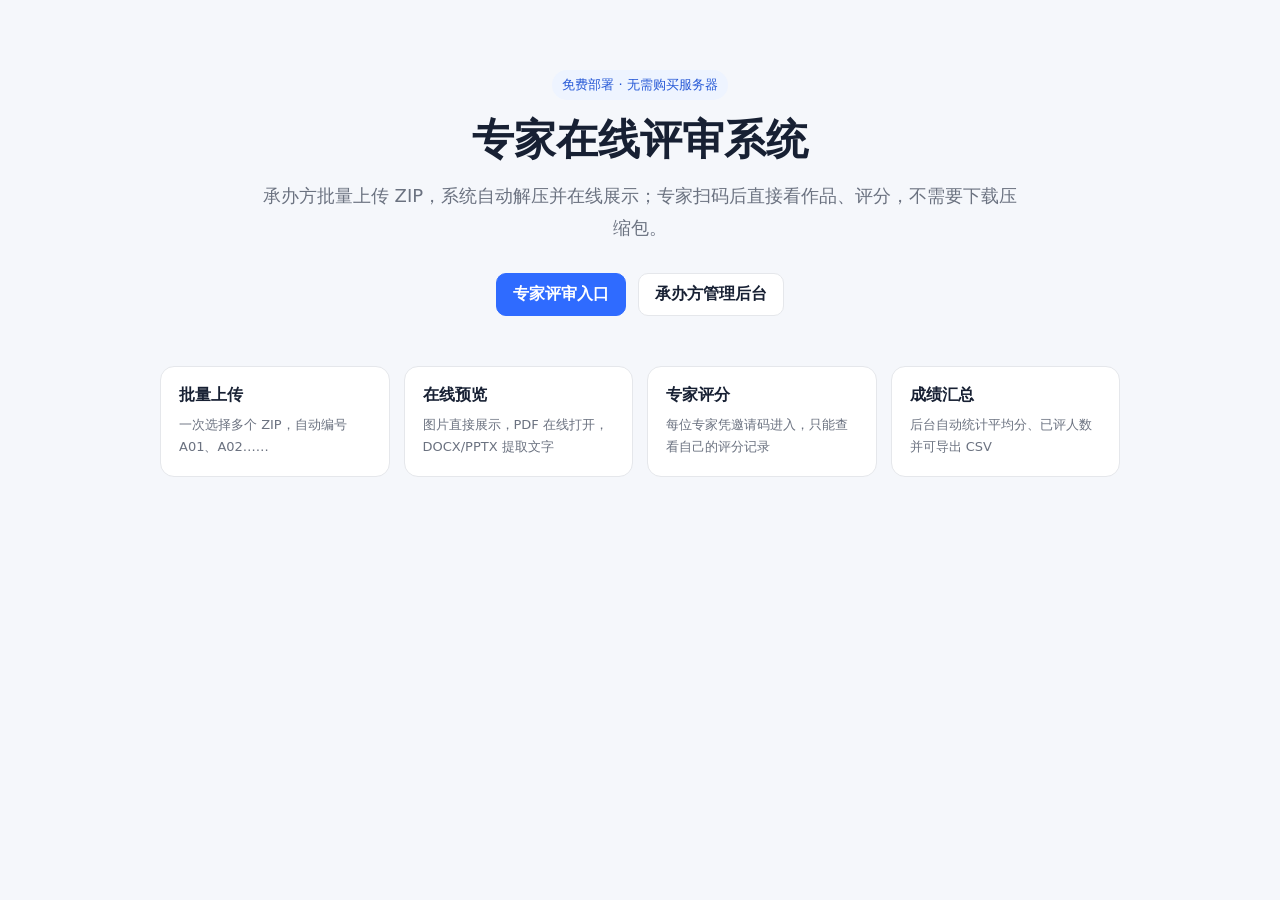
<file: index.html>
<!doctype html>
<html lang="zh-CN">
<head>
<meta charset="utf-8">
<meta name="viewport" content="width=device-width,initial-scale=1">
<title>专家在线评审系统</title>
<link rel="stylesheet" href="style.css">
</head>
<body>
<div class="landing">
  <div class="hero">
    <div class="tag">免费部署 · 无需购买服务器</div>
    <h1>专家在线评审系统</h1>
    <p>承办方批量上传 ZIP，系统自动解压并在线展示；专家扫码后直接看作品、评分，不需要下载压缩包。</p>
    <div class="actions">
      <a class="btn primary" href="judge.html">专家评审入口</a>
      <a class="btn" href="admin.html">承办方管理后台</a>
    </div>
  </div>
  <div class="cards">
    <div class="card"><b>批量上传</b><span>一次选择多个 ZIP，自动编号 A01、A02……</span></div>
    <div class="card"><b>在线预览</b><span>图片直接展示，PDF 在线打开，DOCX/PPTX 提取文字</span></div>
    <div class="card"><b>专家评分</b><span>每位专家凭邀请码进入，只能查看自己的评分记录</span></div>
    <div class="card"><b>成绩汇总</b><span>后台自动统计平均分、已评人数并可导出 CSV</span></div>
  </div>
</div>
<script src="config.js"></script>
</body></html>
</file>
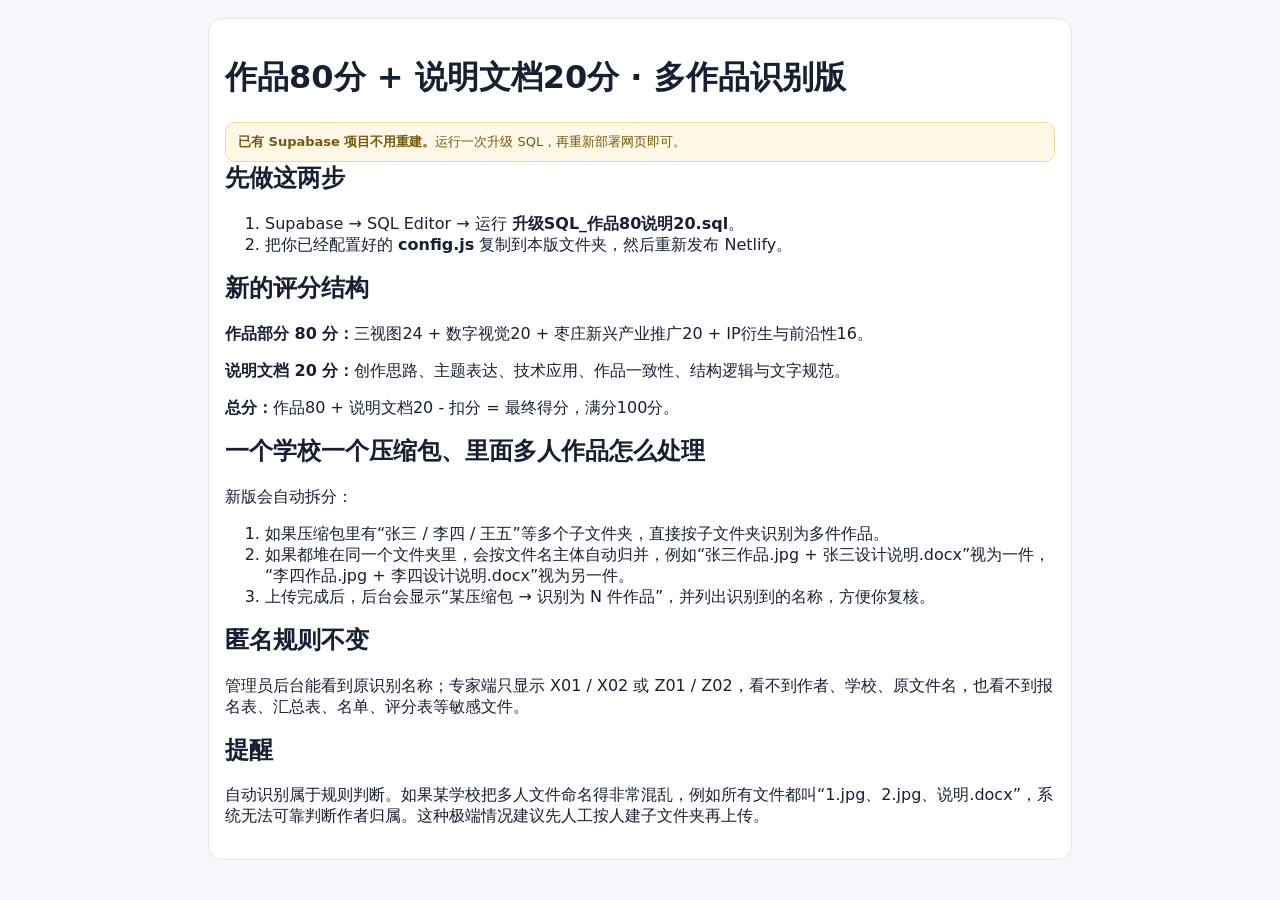
<file: 本版升级说明.html>
<!doctype html><html lang="zh-CN"><head><meta charset="utf-8">
<meta name="viewport" content="width=device-width,initial-scale=1"><title>本版升级说明</title>
<link rel="stylesheet" href="style.css"></head><body><div class="wrap" style="max-width:900px"><div class="panel">
<h1>作品80分 + 说明文档20分 · 多作品识别版</h1>
<div class="notice"><b>已有 Supabase 项目不用重建。</b>运行一次升级 SQL，再重新部署网页即可。</div>

<h2>先做这两步</h2>
<ol>
<li>Supabase → SQL Editor → 运行 <b>升级SQL_作品80说明20.sql</b>。</li>
<li>把你已经配置好的 <b>config.js</b> 复制到本版文件夹，然后重新发布 Netlify。</li>
</ol>

<h2>新的评分结构</h2>
<p><b>作品部分 80 分：</b>三视图24 + 数字视觉20 + 枣庄新兴产业推广20 + IP衍生与前沿性16。</p>
<p><b>说明文档 20 分：</b>创作思路、主题表达、技术应用、作品一致性、结构逻辑与文字规范。</p>
<p><b>总分：</b>作品80 + 说明文档20 - 扣分 = 最终得分，满分100分。</p>

<h2>一个学校一个压缩包、里面多人作品怎么处理</h2>
<p>新版会自动拆分：</p>
<ol>
<li>如果压缩包里有“张三 / 李四 / 王五”等多个子文件夹，直接按子文件夹识别为多件作品。</li>
<li>如果都堆在同一个文件夹里，会按文件名主体自动归并，例如“张三作品.jpg + 张三设计说明.docx”视为一件，“李四作品.jpg + 李四设计说明.docx”视为另一件。</li>
<li>上传完成后，后台会显示“某压缩包 → 识别为 N 件作品”，并列出识别到的名称，方便你复核。</li>
</ol>

<h2>匿名规则不变</h2>
<p>管理员后台能看到原识别名称；专家端只显示 X01 / X02 或 Z01 / Z02，看不到作者、学校、原文件名，也看不到报名表、汇总表、名单、评分表等敏感文件。</p>

<h2>提醒</h2>
<p>自动识别属于规则判断。如果某学校把多人文件命名得非常混乱，例如所有文件都叫“1.jpg、2.jpg、说明.docx”，系统无法可靠判断作者归属。这种极端情况建议先人工按人建子文件夹再上传。</p>
</div></div></body></html>
</file>
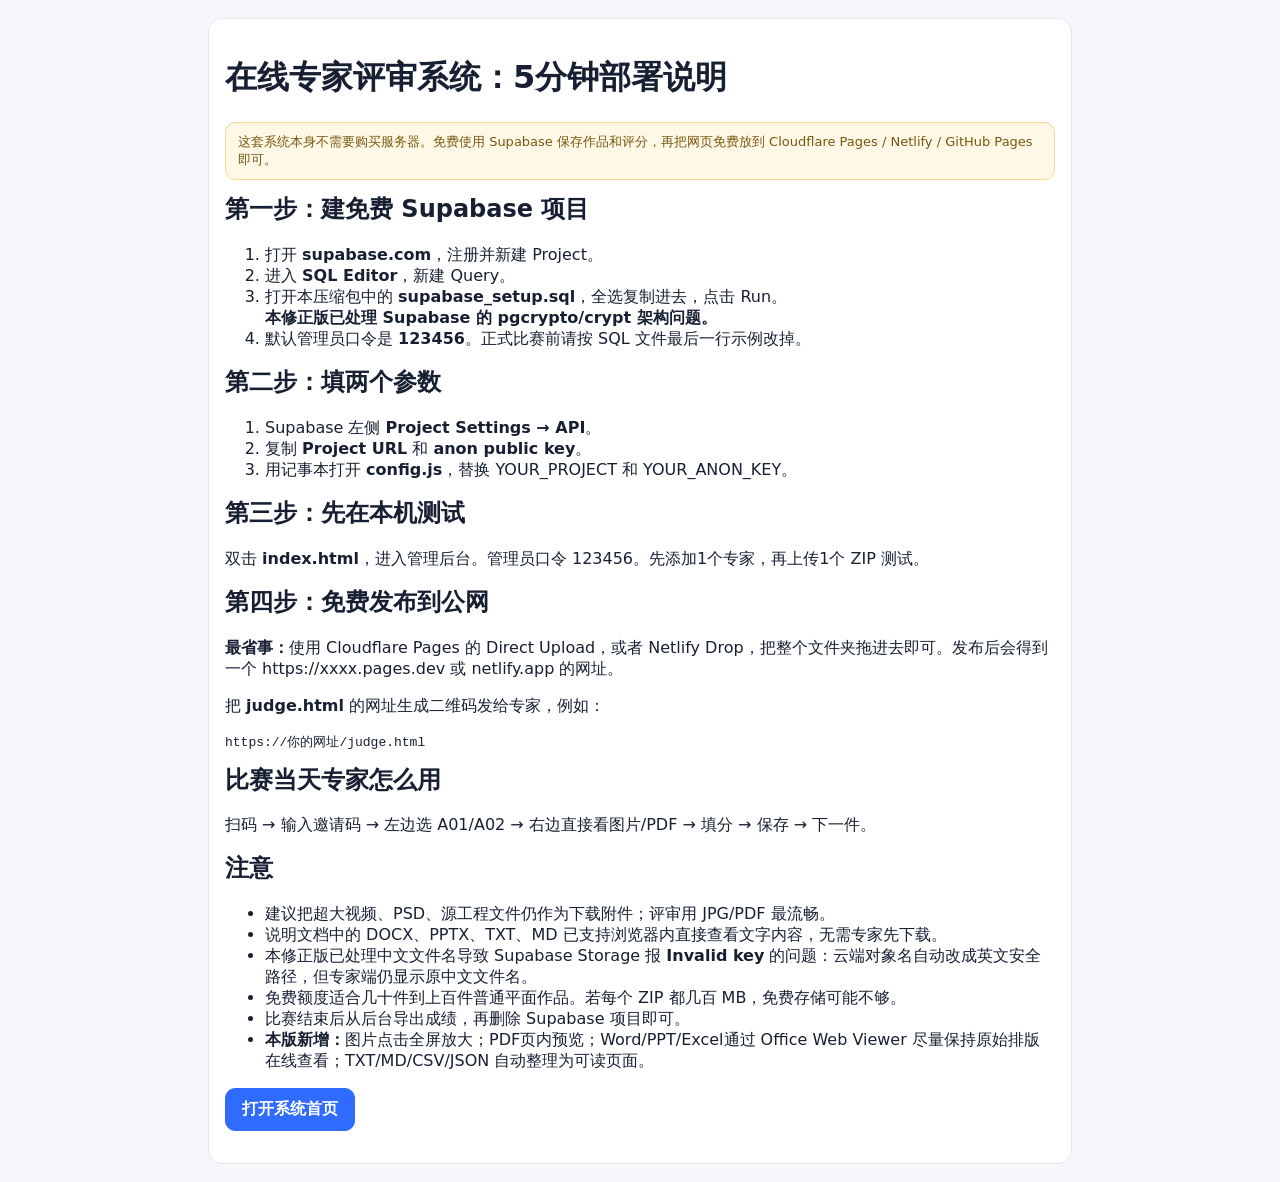
<file: 部署说明.html>
<!doctype html><html lang="zh-CN"><head><meta charset="utf-8"><meta name="viewport" content="width=device-width,initial-scale=1"><title>部署说明</title><link rel="stylesheet" href="style.css"></head><body>
<div class="wrap" style="max-width:900px"><div class="panel">
<h1>在线专家评审系统：5分钟部署说明</h1>
<p class="notice">这套系统本身不需要购买服务器。免费使用 Supabase 保存作品和评分，再把网页免费放到 Cloudflare Pages / Netlify / GitHub Pages 即可。</p>
<h2>第一步：建免费 Supabase 项目</h2>
<ol>
<li>打开 <b>supabase.com</b>，注册并新建 Project。</li>
<li>进入 <b>SQL Editor</b>，新建 Query。</li>
<li>打开本压缩包中的 <b>supabase_setup.sql</b>，全选复制进去，点击 Run。<br><b>本修正版已处理 Supabase 的 pgcrypto/crypt 架构问题。</b></li>
<li>默认管理员口令是 <b>123456</b>。正式比赛前请按 SQL 文件最后一行示例改掉。</li>
</ol>
<h2>第二步：填两个参数</h2>
<ol>
<li>Supabase 左侧 <b>Project Settings → API</b>。</li>
<li>复制 <b>Project URL</b> 和 <b>anon public key</b>。</li>
<li>用记事本打开 <b>config.js</b>，替换 YOUR_PROJECT 和 YOUR_ANON_KEY。</li>
</ol>
<h2>第三步：先在本机测试</h2>
<p>双击 <b>index.html</b>，进入管理后台。管理员口令 123456。先添加1个专家，再上传1个 ZIP 测试。</p>
<h2>第四步：免费发布到公网</h2>
<p><b>最省事：</b>使用 Cloudflare Pages 的 Direct Upload，或者 Netlify Drop，把整个文件夹拖进去即可。发布后会得到一个 https://xxxx.pages.dev 或 netlify.app 的网址。</p>
<p>把 <b>judge.html</b> 的网址生成二维码发给专家，例如：</p>
<pre>https://你的网址/judge.html</pre>
<h2>比赛当天专家怎么用</h2>
<p>扫码 → 输入邀请码 → 左边选 A01/A02 → 右边直接看图片/PDF → 填分 → 保存 → 下一件。</p>
<h2>注意</h2>
<ul>
<li>建议把超大视频、PSD、源工程文件仍作为下载附件；评审用 JPG/PDF 最流畅。</li><li>说明文档中的 DOCX、PPTX、TXT、MD 已支持浏览器内直接查看文字内容，无需专家先下载。</li><li>本修正版已处理中文文件名导致 Supabase Storage 报 <b>Invalid key</b> 的问题：云端对象名自动改成英文安全路径，但专家端仍显示原中文文件名。</li>
<li>免费额度适合几十件到上百件普通平面作品。若每个 ZIP 都几百 MB，免费存储可能不够。</li>
<li>比赛结束后从后台导出成绩，再删除 Supabase 项目即可。</li>

<li><b>本版新增：</b>图片点击全屏放大；PDF页内预览；Word/PPT/Excel通过 Office Web Viewer 尽量保持原始排版在线查看；TXT/MD/CSV/JSON 自动整理为可读页面。</li>
</ul>
<p><a class="btn primary" href="index.html">打开系统首页</a></p>
</div></div></body></html>
</file>
<file: style.css>
:root{--bg:#f5f7fb;--card:#fff;--text:#172033;--muted:#6b7280;--line:#e5e7eb;--accent:#2f6bff;--accent2:#eef4ff;--danger:#b91c1c}
*{box-sizing:border-box}body{margin:0;font-family:system-ui,-apple-system,"Segoe UI","Microsoft YaHei",sans-serif;background:var(--bg);color:var(--text)}
a{text-decoration:none;color:inherit}.btn{display:inline-flex;align-items:center;justify-content:center;padding:10px 16px;border:1px solid var(--line);border-radius:10px;background:#fff;cursor:pointer;font-weight:700}.btn.primary{background:var(--accent);border-color:var(--accent);color:#fff}.btn.danger{color:var(--danger);border-color:#fecaca}.btn.small{padding:7px 10px;font-size:13px}
.landing{max-width:1000px;margin:0 auto;padding:70px 20px}.hero{text-align:center}.hero h1{font-size:42px;margin:12px 0}.hero p{color:var(--muted);font-size:18px;line-height:1.8;max-width:760px;margin:0 auto}.tag{display:inline-block;background:var(--accent2);color:#2457d6;padding:6px 10px;border-radius:999px;font-size:13px}.actions{display:flex;gap:12px;justify-content:center;margin-top:28px}.cards{display:grid;grid-template-columns:repeat(4,1fr);gap:14px;margin-top:50px}.card{background:var(--card);border:1px solid var(--line);border-radius:14px;padding:18px}.card b{display:block;margin-bottom:8px}.card span{color:var(--muted);font-size:13px;line-height:1.7}
header{height:64px;background:#fff;border-bottom:1px solid var(--line);display:flex;align-items:center;padding:0 18px;position:sticky;top:0;z-index:10}.brand{font-weight:800}.spacer{flex:1}.wrap{max-width:1280px;margin:0 auto;padding:18px}
.grid2{display:grid;grid-template-columns:320px 1fr;gap:16px}.panel{background:#fff;border:1px solid var(--line);border-radius:14px;padding:16px}.panel h2,.panel h3{margin-top:0}
input,select,textarea{width:100%;padding:10px 11px;border:1px solid var(--line);border-radius:9px;font:inherit;background:#fff}.row{display:flex;gap:10px;align-items:center}.row>*{flex:1}.muted{color:var(--muted);font-size:13px}.notice{background:#fff8e6;border:1px solid #f6d98b;color:#76570e;padding:10px 12px;border-radius:10px;font-size:13px}.ok{background:#ecfdf3;border:1px solid #bbf7d0;color:#166534;padding:10px 12px;border-radius:10px;font-size:13px}
.worklist{display:flex;flex-direction:column;gap:8px}.workitem{border:1px solid var(--line);border-radius:10px;padding:10px;cursor:pointer;background:#fff}.workitem.active,.workitem:hover{border-color:#9bb4ff;background:#f5f8ff}.workid{font-weight:800}.workname{font-size:13px;color:var(--muted);margin-top:4px;white-space:nowrap;overflow:hidden;text-overflow:ellipsis}
.gallery{display:grid;grid-template-columns:repeat(auto-fill,minmax(220px,1fr));gap:12px}.thumb{border:1px solid var(--line);border-radius:12px;overflow:hidden;background:#fff}.thumb img{width:100%;height:220px;object-fit:contain;background:#f7f7f8}.thumb .cap{padding:8px;font-size:12px;word-break:break-all}
.file{display:flex;gap:10px;align-items:center;padding:10px 0;border-bottom:1px solid var(--line)}.file:last-child{border-bottom:0}.badge{background:#f1f5f9;border-radius:999px;padding:4px 7px;font-size:11px;color:#475569}.fname{flex:1;word-break:break-all}
.tabs{display:flex;gap:8px;flex-wrap:wrap;margin:12px 0}.tab{border:1px solid var(--line);background:#fff;border-radius:9px;padding:8px 10px;cursor:pointer}.tab.active{background:var(--accent2);border-color:#a9bfff;color:#244fb5}
iframe{width:100%;height:72vh;border:0}.doc{white-space:pre-wrap;line-height:1.8;background:#fafafa;padding:14px;border-radius:10px;max-height:70vh;overflow:auto}
.scorebox{position:sticky;top:82px}.scoreline{margin-bottom:12px}.scoreline label{display:flex;justify-content:space-between;font-weight:650;margin-bottom:5px}.scoretotal{font-size:22px;font-weight:800;color:#1d4ed8;margin:10px 0}
table{width:100%;border-collapse:collapse;background:#fff}th,td{border-bottom:1px solid var(--line);padding:10px;text-align:left;font-size:13px}th{background:#f8fafc}
.hidden{display:none!important}.progress{height:8px;background:#eef2f7;border-radius:999px;overflow:hidden}.progress>div{height:100%;background:var(--accent)}
@media(max-width:900px){.cards{grid-template-columns:1fr 1fr}.grid2{grid-template-columns:1fr}.scorebox{position:static}}@media(max-width:600px){.cards{grid-template-columns:1fr}.hero h1{font-size:32px}.actions{flex-direction:column}}

/* ===== 在线预览增强 ===== */
.thumb{cursor:zoom-in;position:relative}
.thumb:hover{box-shadow:0 8px 24px rgba(15,23,42,.10);transform:translateY(-1px);transition:.18s}
.thumb::after{content:"点击放大";position:absolute;right:8px;top:8px;background:rgba(15,23,42,.72);color:#fff;font-size:11px;padding:4px 7px;border-radius:999px;opacity:0;transition:.18s}
.thumb:hover::after{opacity:1}
.preview-head{display:flex;gap:10px;align-items:center;margin-bottom:12px;flex-wrap:wrap}
.preview-head .spacer{flex:1}
.preview-frame{width:100%;height:76vh;border:1px solid var(--line);border-radius:10px;background:#fff}
.text-preview{max-width:900px;margin:0 auto;background:#fff;padding:34px 42px;border:1px solid var(--line);border-radius:10px;line-height:1.9;font-size:16px}
.text-preview p{margin:0 0 1em;text-indent:2em}
.text-preview h1,.text-preview h2,.text-preview h3{margin:1.2em 0 .6em;text-indent:0}
.lightbox{position:fixed;inset:0;background:rgba(0,0,0,.88);display:none;z-index:9999;align-items:center;justify-content:center;padding:24px}
.lightbox.show{display:flex}
.lightbox img{max-width:94vw;max-height:90vh;object-fit:contain;box-shadow:0 12px 50px rgba(0,0,0,.4);cursor:zoom-in;transition:transform .15s ease;transform-origin:center}
.lightbox img.zoomed{max-width:none;max-height:none;cursor:zoom-out;transform:scale(1.5)}
.lightbox-close{position:fixed;top:18px;right:22px;border:0;background:rgba(255,255,255,.15);color:#fff;font-size:28px;width:46px;height:46px;border-radius:50%;cursor:pointer}
.lightbox-tip{position:fixed;bottom:20px;left:50%;transform:translateX(-50%);color:#fff;background:rgba(0,0,0,.35);padding:7px 12px;border-radius:999px;font-size:12px}
@media(max-width:700px){
 .text-preview{padding:20px 18px;font-size:15px}
 .preview-frame{height:70vh}
}

/* 三评委盲审版 */
.criterion-desc{font-size:12px;color:#64748b;line-height:1.55;margin-top:4px}
.deduct-box{background:#fff7ed;border:1px solid #fed7aa;border-radius:10px;padding:12px;margin:10px 0}
.deduct-box b{color:#9a3412}
.rank1{font-weight:800;color:#b45309}.rank2{font-weight:800;color:#475569}.rank3{font-weight:800;color:#92400e}
.score-detail{margin-top:8px}
.score-detail summary{cursor:pointer;color:#2457d6;font-weight:650}
.mini-table{width:100%;margin-top:8px;border-collapse:collapse}
.mini-table th,.mini-table td{padding:6px 8px;border:1px solid #e5e7eb;font-size:12px}
.hidden-file-note{font-size:12px;color:#b45309}

.detect-box{background:#f8fafc;border:1px solid #dbe3ef;border-radius:10px;padding:10px;margin-top:10px}
.detect-item{padding:8px 0;border-bottom:1px dashed #dbe3ef}.detect-item:last-child{border-bottom:0}
.detect-title{font-weight:700}.detect-files{font-size:12px;color:#64748b;margin-top:4px;line-height:1.5}
.section-title{font-size:18px;font-weight:800;margin:18px 0 10px}
.section-note{font-size:12px;color:#64748b;margin-top:-5px;margin-bottom:10px}
</file>
